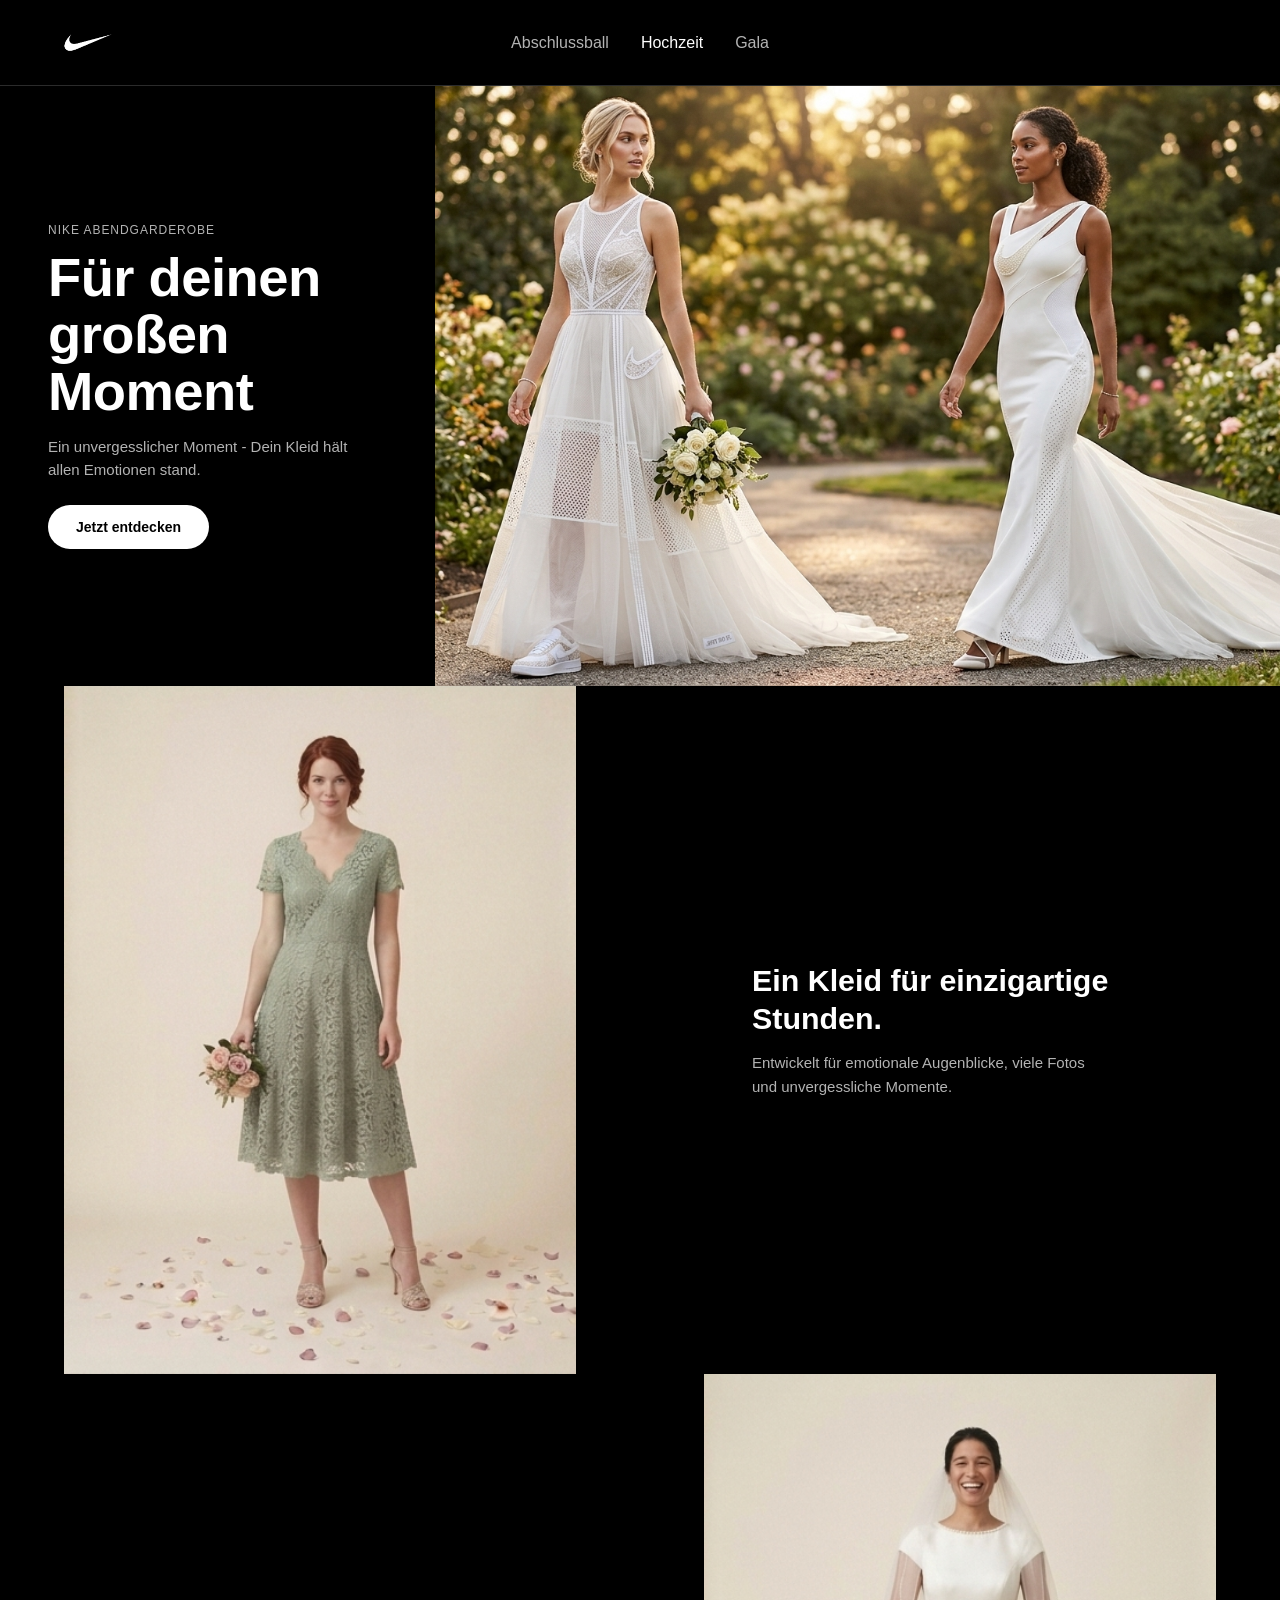
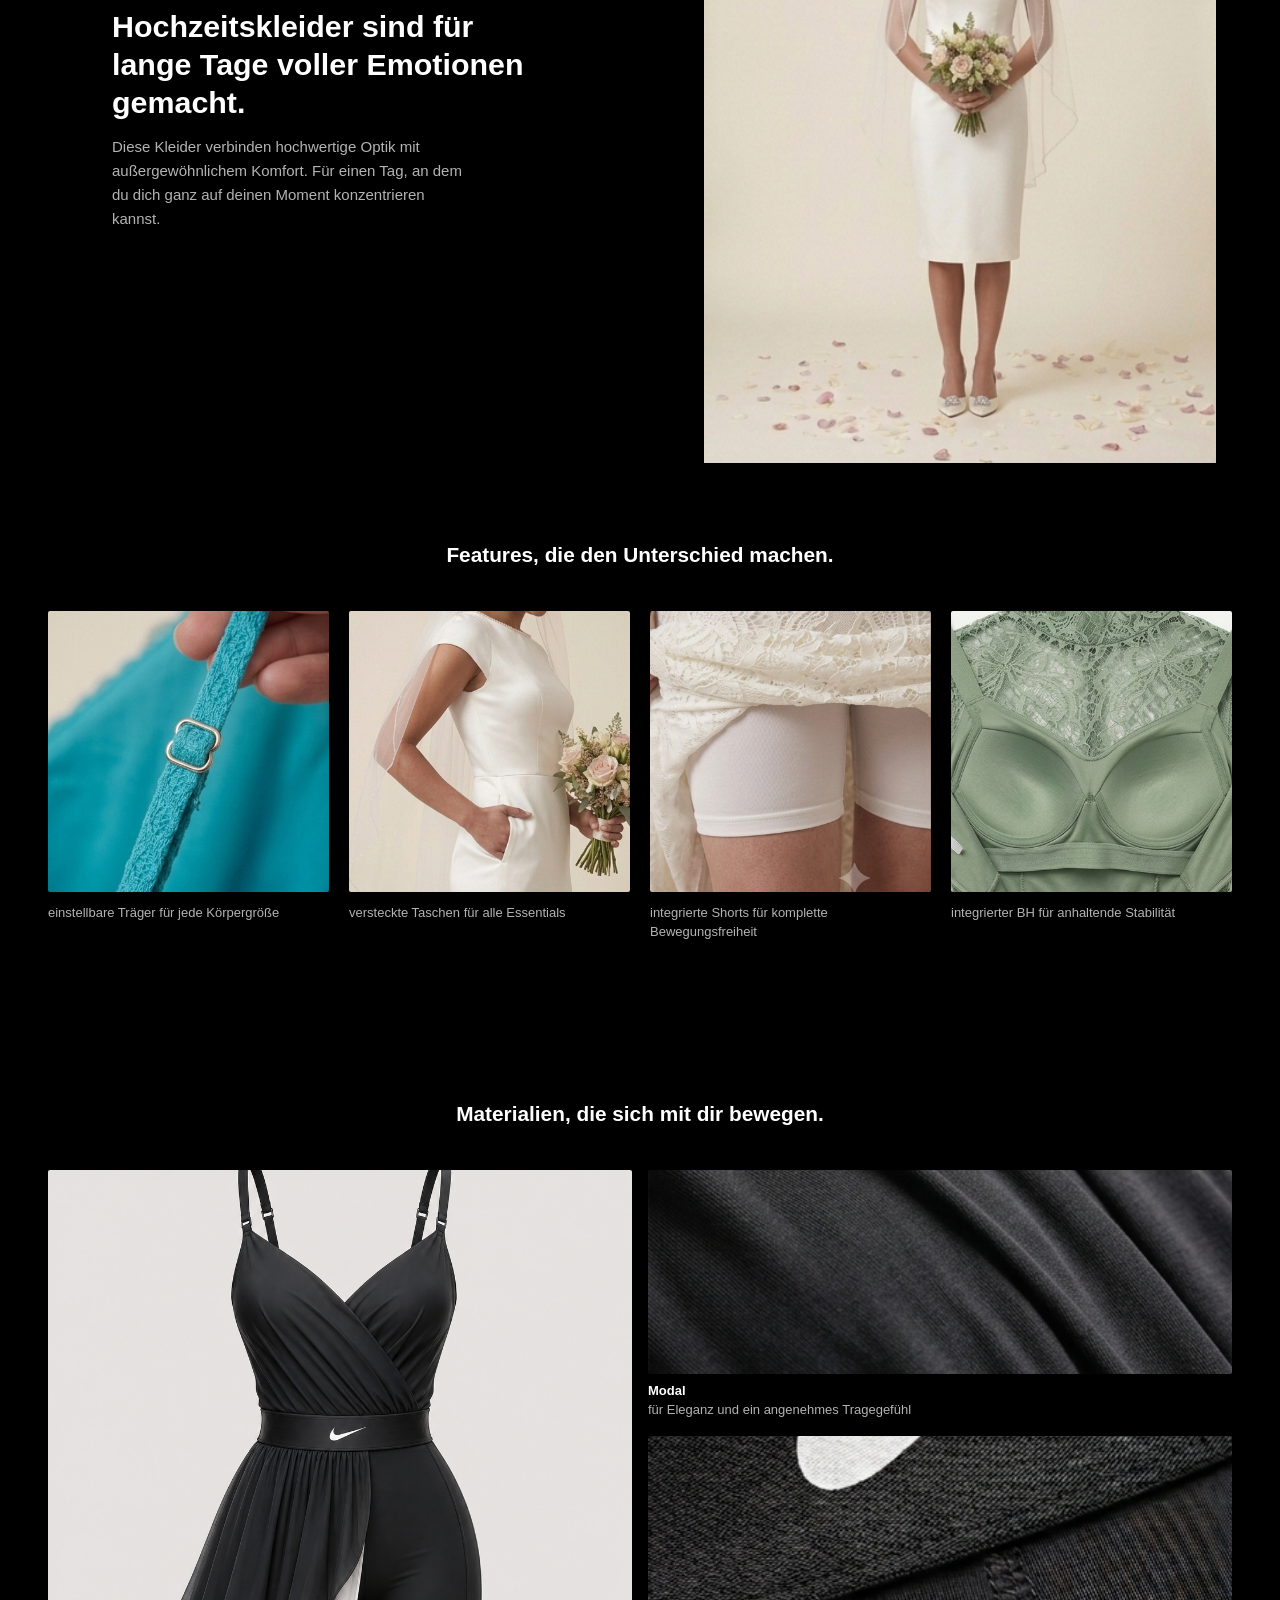
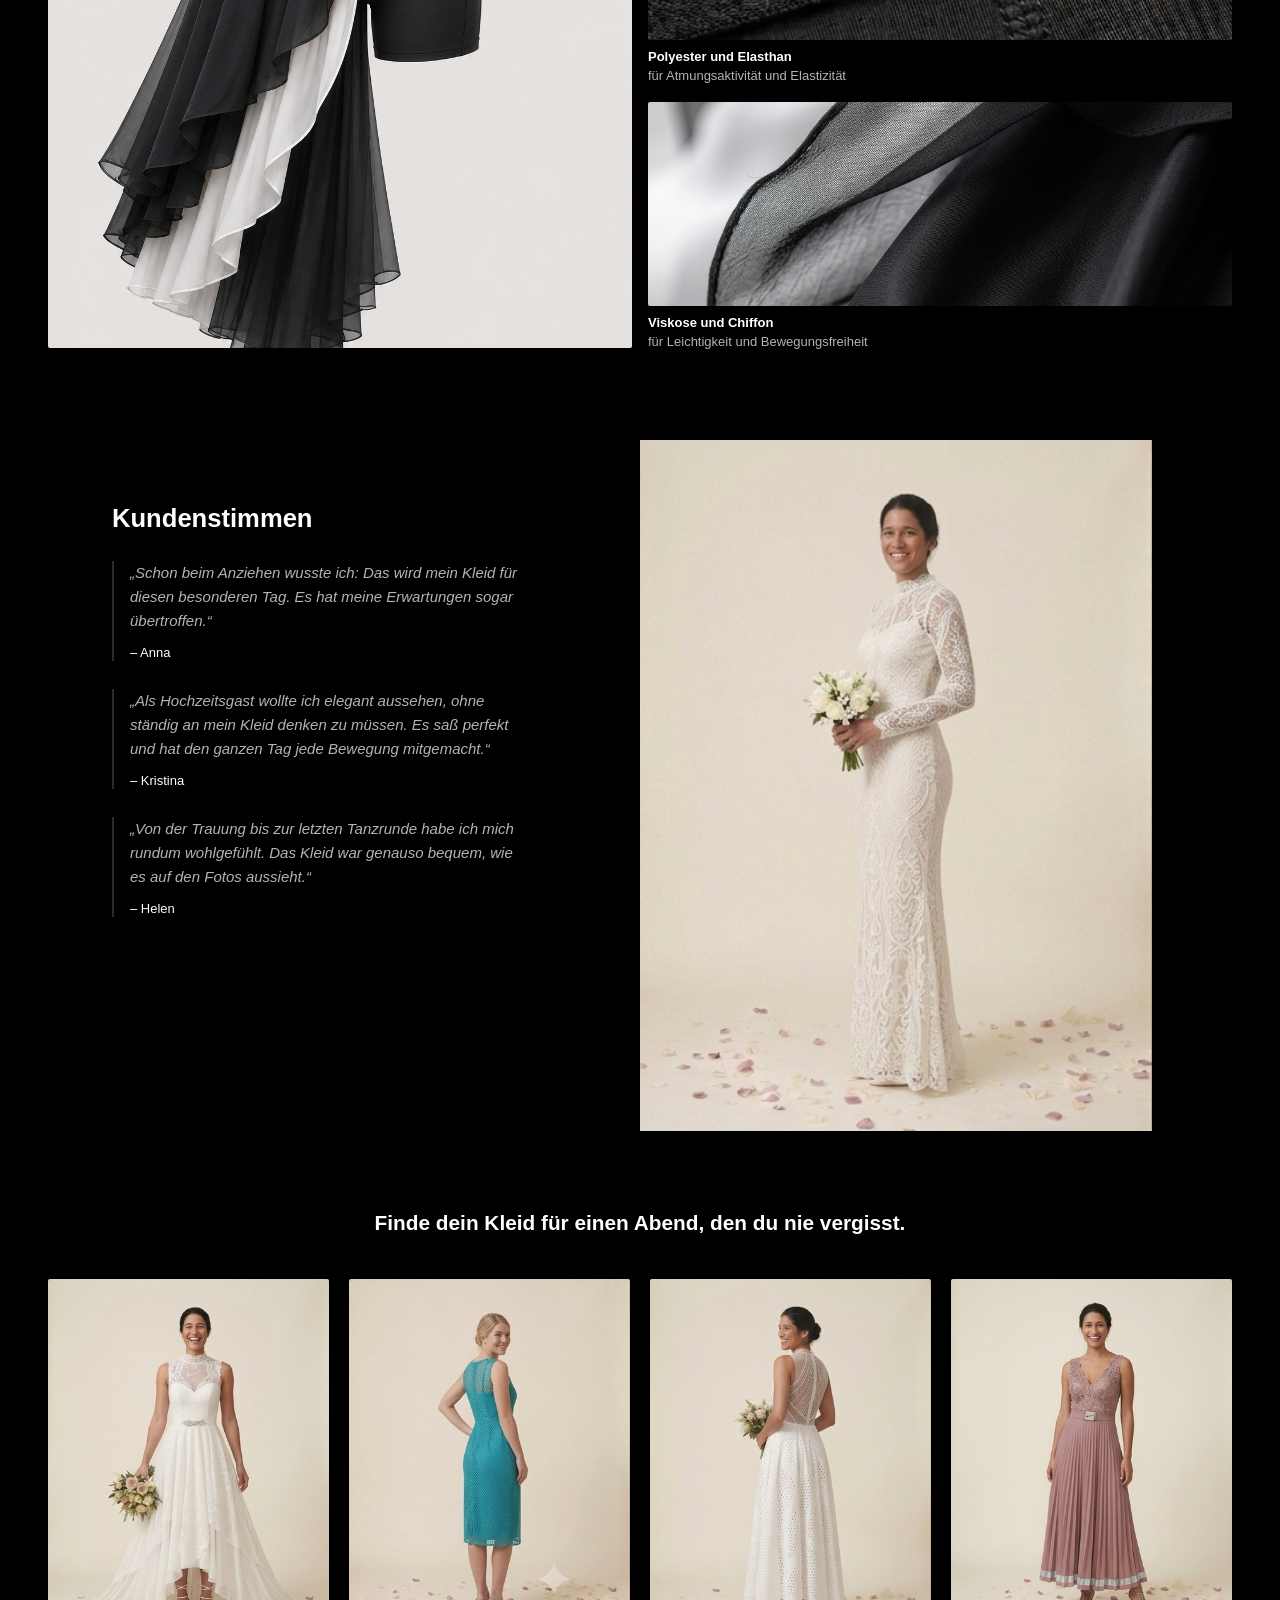
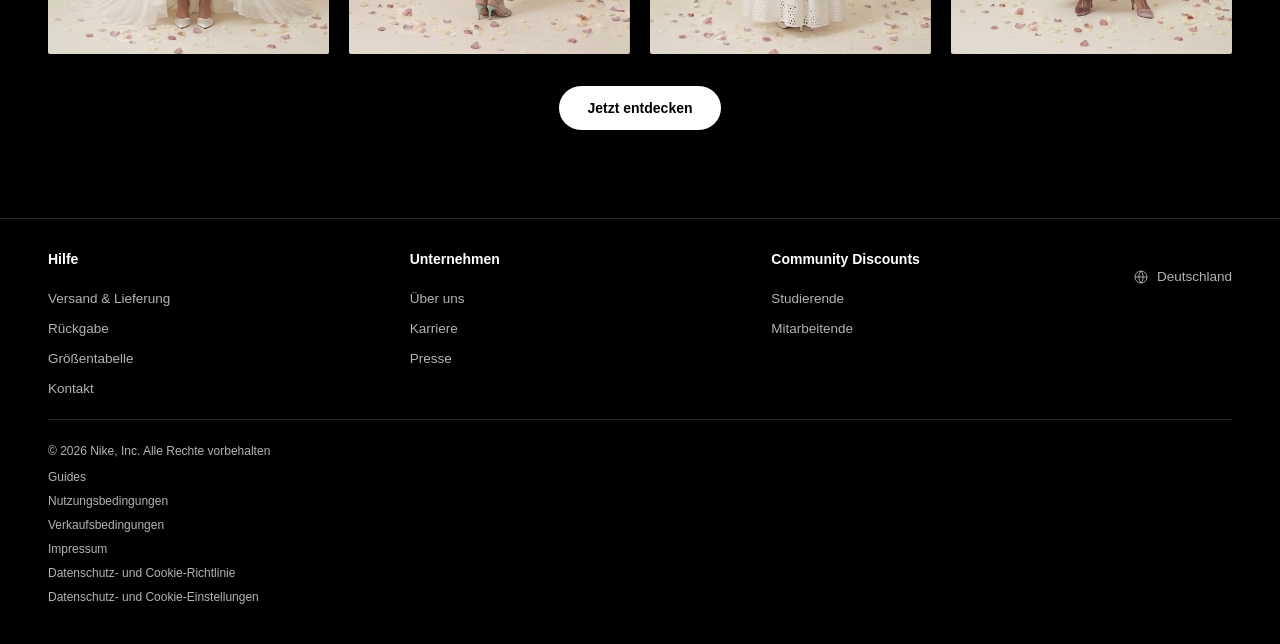
<file: hochzeit/index.html>
<!DOCTYPE html>
<html lang="de">
<head>
  <meta charset="UTF-8">
  <meta name="viewport" content="width=device-width, initial-scale=1.0">
  <title>Nike Abendgarderobe – Für deinen großen Moment</title>
  <meta name="description" content="Nike Abendgarderobe für Abschlussball, Hochzeit und Gala. Kleider, die sich jeder Bewegung anpassen.">
  <link rel="stylesheet" href="assets/css/style.css">
</head>
<body>

  <!-- ===================== HEADER ===================== -->
  <header class="site-header">
    <div class="header-inner">
      <a href="../index.html" class="logo" aria-label="Zur Startseite">
        <img src="assets/images/002_nike-logos-swoosh-white.png" alt="Nike" class="swoosh">
      </a>

      <nav class="main-nav" id="main-nav" aria-label="Hauptnavigation">
        <a href="../abschlussball/index.html" class="nav-link">Abschlussball</a>
        <a href="../hochzeit/index.html" class="nav-link is-active">Hochzeit</a>
        <a href="../gala/index.html" class="nav-link">Gala</a>
      </nav>

      <div class="header-actions">
        <button class="icon-btn menu-toggle" id="menu-toggle" aria-label="Menü öffnen" aria-expanded="false" aria-controls="mobile-nav">
          <svg viewBox="0 0 24 24" aria-hidden="true"><line x1="3" y1="6" x2="21" y2="6"/><line x1="3" y1="12" x2="21" y2="12"/><line x1="3" y1="18" x2="21" y2="18"/></svg>
        </button>
      </div>
    </div>

    <!-- Mobile-Nav (nur sichtbar < 900px, ersetzt die feste Nav) -->
    <nav class="mobile-nav" id="mobile-nav" aria-label="Mobile Navigation">
     <a href="../abschlussball/index.html" class="mobile-nav-link">Abschlussball</a>
     <a href="index.html" class="mobile-nav-link is-active">Hochzeit</a>
     <a href="../gala/index.html" class="mobile-nav-link">Gala</a>
    </nav>
  </header>

  <main>

    <!-- ===================== HERO ===================== -->
    <section class="hero">
      <div class="hero-text">
        <p class="eyebrow">Nike Abendgarderobe</p>
        <h1>Für deinen<br>großen Moment</h1>
        <p class="hero-copy">Ein unvergesslicher Moment - Dein Kleid hält allen Emotionen stand.</p>
        <a href="#kollektion" class="btn btn-light">Jetzt entdecken</a>
      </div>
      <div class="hero-image">
        <img src="assets/images/hero01.png" alt="Zwei Bräute mit Blumensträußen">
      </div>
    </section>

    <!-- ===================== LIFESTYLE SPLIT 1 ===================== -->
    <section class="split">
      <div class="split-image">
        <img src="assets/images/Brautjungfernkleid04salbei.png" alt="Frau im grünen Brautjungfernkleid">
      </div>
      <div class="split-text split-text--dark">
        <h2>Ein Kleid für einzigartige Stunden.</h2>
        <p>Entwickelt für emotionale Augenblicke, viele Fotos und unvergessliche Momente.</p>
      </div>
    </section>

    <!-- ===================== LIFESTYLE SPLIT 2 ===================== -->
    <section class="split split--reverse">
    <div class="split-text split-text--dark">
        <h2>Hochzeitskleider sind für lange Tage voller Emotionen gemacht.</h2>
        <p>Diese Kleider verbinden hochwertige Optik mit außergewöhnlichem Komfort. Für einen Tag, an dem du dich ganz auf deinen Moment konzentrieren kannst.</p>
      </div>
      <div class="split-image">
        <img src="assets/images/Hochzeitskleid05.png" alt="Frau in engen Hochzeitskleid">
      </div>
    </section>

    <!-- ===================== SONDERAUSSTATTUNG ===================== -->
    <section class="feature-grid">
      <h2 class="section-title">Features, die den Unterschied machen.</h2>
      <div class="grid-4">
        <figure class="feature-item">
          <img src="assets/images/Feature01-Träger.png" alt="Einstellbare Träger, Nahaufnahme">
          <figcaption>einstellbare Träger für jede Körpergröße</figcaption>
        </figure>
        <figure class="feature-item">
          <img src="assets/images/Feature02-Tasche.png" alt="Versteckte Tasche im Kleid, Nahaufnahme">
          <figcaption>versteckte Taschen für alle Essentials</figcaption>
        </figure>
        <figure class="feature-item">
          <img src="assets/images/Feature03-Hose.png" alt="Integrierte Shorts im Kleid, Nahaufnahme der Tasche">
          <figcaption>integrierte Shorts für komplette Bewegungsfreiheit</figcaption>
        </figure>
        <figure class="feature-item">
          <img src="assets/images/Feature04-BH.png" alt="Integrierter BH in Orange, Nahaufnahme">
          <figcaption>integrierter BH für anhaltende Stabilität</figcaption>
        </figure>
      </div>
    </section>

    <!-- ===================== MATERIALIEN ===================== -->
    <section class="feature-grid">
  <h2 class="section-title">Materialien, die sich mit dir bewegen.</h2>
  <div class="material-grid">
    <figure class="material-main">
      <img src="assets/images/material.png" alt="Kleid in Bestandteilen, Nahaufnahme">
    </figure>
    <div class="material-sub">
      <figure class="feature-item">
        <img src="assets/images/material-modal.png" alt="Modal-Stoff, Nahaufnahme">
        <figcaption><strong>Modal</strong><br>für Eleganz und ein angenehmes Tragegefühl</figcaption>
      </figure>
      <figure class="feature-item">
        <img src="assets/images/material-polyester.png" alt="Polyester und Elasthan mit Nike Swoosh, Nahaufnahme">
        <figcaption><strong>Polyester und Elasthan</strong><br>für Atmungsaktivität und Elastizität</figcaption>
      </figure>
      <figure class="feature-item">
        <img src="assets/images/material-chiffon.png" alt="Viskose-/Chiffon-Stoff, Nahaufnahme">
        <figcaption><strong>Viskose und Chiffon</strong><br>für Leichtigkeit und Bewegungsfreiheit</figcaption>
      </figure>
    </div>
  </div>
</section>

    <!-- ===================== KUNDENSTIMMEN ===================== -->
    <section class="testimonials">
      <div class="testimonials-text">
        <h2>Kundenstimmen</h2>
        <blockquote>
          <p>„Schon beim Anziehen wusste ich: Das wird mein Kleid für diesen besonderen Tag. Es hat meine Erwartungen sogar übertroffen.“</p>
          <cite>– Anna</cite>
        </blockquote>
        <blockquote>
          <p>„Als Hochzeitsgast wollte ich elegant aussehen, ohne ständig an mein Kleid denken zu müssen. Es saß perfekt und hat den ganzen Tag jede Bewegung mitgemacht.“</p>
          <cite>– Kristina</cite>
        </blockquote>
        <blockquote>
          <p>„Von der Trauung bis zur letzten Tanzrunde habe ich mich rundum wohlgefühlt. Das Kleid war genauso bequem, wie es auf den Fotos aussieht.“</p>
          <cite>– Helen</cite>
        </blockquote>
      </div>
      <div class="testimonials-image">
        <img src="assets/images/Hochzeitskleid07.png" alt="Frau im Hochzeitskleid">
      </div>
    </section>

    <!-- ===================== KOLLEKTION ===================== -->
    <section class="collection" id="kollektion">
      <h2 class="section-title">Finde dein Kleid für einen Abend, den du nie vergisst.</h2>
      <div class="grid-4 collection-grid">
        <a href="#" class="product-card">
          <img src="assets/images/Hochzeitskleid04.png" alt="Frau im Hochzeitskleid">
        </a>
        <a href="#" class="product-card">
          <img src="assets/images/Brautjungfernkleid05türkis.png" alt="Frau im türkisen Brautjungfernkleid">
        </a>
        <a href="#" class="product-card">
          <img src="assets/images/Hochzeitskleid06.png" alt="Frau im Hochzeitskleid von hinten"></a>
        <a href="#" class="product-card">
          <img src="assets/images/Brautjungfernkleid03rosa.png" alt="Frau im rosa Brautjungfernkleid">
        </a>
      </div>
      <div class="collection-cta">
        <a href="#" class="btn btn-light">Jetzt entdecken</a>
      </div>
    </section>

  </main>

  <!-- ===================== FOOTER ===================== -->
  <footer class="site-footer">
    <div class="footer-accordion">
      <details class="footer-group" open>
        <summary>Hilfe</summary>
        <ul>
          <li><a href="#">Versand &amp; Lieferung</a></li>
          <li><a href="#">Rückgabe</a></li>
          <li><a href="#">Größentabelle</a></li>
          <li><a href="#">Kontakt</a></li>
        </ul>
      </details>
      <details class="footer-group" open>
        <summary>Unternehmen</summary>
        <ul>
          <li><a href="#">Über uns</a></li>
          <li><a href="#">Karriere</a></li>
          <li><a href="#">Presse</a></li>
        </ul>
      </details>
      <details class="footer-group" open>
        <summary>Community Discounts</summary>
        <ul>
          <li><a href="#">Studierende</a></li>
          <li><a href="#">Mitarbeitende</a></li>
        </ul>
      </details>
      <div class="footer-locale">
        <svg viewBox="0 0 24 24" aria-hidden="true"><circle cx="12" cy="12" r="9"/><line x1="3" y1="12" x2="21" y2="12"/><path d="M12 3a14 14 0 0 1 0 18 14 14 0 0 1 0-18z"/></svg>
        <span>Deutschland</span>
      </div>
    </div>

    <div class="footer-bottom">
      <p>© 2026 Nike, Inc. Alle Rechte vorbehalten</p>
      <ul class="footer-legal">
        <li><a href="#">Guides</a></li>
        <li><a href="#">Nutzungsbedingungen</a></li>
        <li><a href="#">Verkaufsbedingungen</a></li>
        <li><a href="#">Impressum</a></li>
        <li><a href="#">Datenschutz- und Cookie-Richtlinie</a></li>
        <li><a href="#">Datenschutz- und Cookie-Einstellungen</a></li>
      </ul>
    </div>
  </footer>

  <script src="assets/js/main.js"></script>
</body>
</html>
</file>
<file: hochzeit/assets/css/style.css>
/* ===================================================================
   NIKE ABENDGARDEROBE — ABSCHLUSSBALL
   =================================================================== */

:root {
  --color-bg: #000000;
  --color-bg-alt: #111111;
  --color-text: #ffffff;
  --color-text-dim: #b3b3b3;
  --color-surface: #f5f5f5;
  --color-line: #2b2b2b;

  --font-display: 'Helvetica Neue', Arial, sans-serif;
  --font-body: 'Helvetica Neue', Arial, sans-serif;

  --container-max: 1440px;
  --gutter: 24px;
  --gutter-desktop: 48px;

  --radius: 2px;
  --transition: 0.2s ease;
}

/* ---------- Reset ---------- */
*, *::before, *::after { box-sizing: border-box; }
html { scroll-behavior: smooth; }
body {
  margin: 0;
  font-family: var(--font-body);
  background: var(--color-bg);
  color: var(--color-text);
  -webkit-font-smoothing: antialiased;
}
img { display: block; max-width: 100%; height: auto; }
a { color: inherit; text-decoration: none; }
ul { list-style: none; margin: 0; padding: 0; }
h1, h2, h3, p, blockquote, figure { margin: 0; }
button { font: inherit; background: none; border: none; color: inherit; cursor: pointer; padding: 0; }

:focus-visible {
  outline: 2px solid #ffffff;
  outline-offset: 3px;
}

.icon-btn svg {
  width: 22px;
  height: 22px;
  fill: none;
  stroke: currentColor;
  stroke-width: 1.6;
}

/* ===================================================================
   HEADER
   =================================================================== */
.site-header {
  position: relative;
  background: var(--color-bg);
  border-bottom: 1px solid var(--color-line);
}

.header-inner {
  max-width: var(--container-max);
  margin: 0 auto;
  display: grid;
  grid-template-columns: 1fr auto 1fr;
  align-items: center;
  padding: 18px var(--gutter);
}

.logo { justify-self: start; display: inline-flex; }
.swoosh {
  width: 80px;
  height: auto;
}

.main-nav {
  display: none;
  gap: 32px;
  justify-self: center;
}

.nav-link {
  font-size: 16px;
  color: var(--color-text-dim);
  transition: color var(--transition);
}

.nav-link:visited {
  color: var(--color-text-dim);
}

.nav-link:hover,
.nav-link.is-active {
  color: var(--color-text);
}


.header-actions {
  display: flex;
  align-items: center;
  gap: 18px;
  justify-self: end;
}

.menu-toggle { display: inline-flex; }

/* Mobile dropdown nav */
.mobile-nav {
  display: flex;
  flex-direction: column;
  max-height: 0;
  overflow: hidden;
  transition: max-height var(--transition);
  border-top: 1px solid transparent;
}
.mobile-nav.is-open {
  max-height: 240px;
  border-top: 1px solid var(--color-line);
}
.mobile-nav-link {
  padding: 16px var(--gutter);
  font-size: 15px;
  border-bottom: 1px solid var(--color-line);
  color: var(--color-text-dim);
}
.mobile-nav-link.is-active { color: var(--color-text); }

/* ===================================================================
   BUTTONS
   =================================================================== */
.btn {
  display: inline-block;
  padding: 14px 28px;
  font-size: 14px;
  font-weight: 600;
  border-radius: 999px;
  transition: transform var(--transition), background var(--transition);
}
.btn-light {
  background: #ffffff;
  color: #000000;
}
.btn-light:hover { background: #e6e6e6; }

/* ===================================================================
   HERO
   =================================================================== */
.hero {
  position: relative;
  display: flex;
  flex-direction: column;
}

.hero-image img {
  width: 100%;
  height: 420px;
  object-fit: cover;
  object-position: center center;
}

.hero-text {
  padding: 32px var(--gutter) 28px;
}

.eyebrow {
  font-size: 12px;
  letter-spacing: 0.08em;
  text-transform: uppercase;
  color: var(--color-text-dim);
  margin-bottom: 12px;
}

.hero h1 {
  font-size: clamp(2.1rem, 8vw, 3rem);
  line-height: 1.05;
  font-weight: 800;
  letter-spacing: -0.01em;
  margin-bottom: 16px;
}

.hero-copy {
  font-size: 15px;
  line-height: 1.5;
  color: var(--color-text-dim);
  max-width: 38ch;
  margin-bottom: 24px;
}

.hero .btn {
  align-self: flex-start;
}

/* ===================================================================
   SPLIT SECTIONS (Bild + Text, 2-spaltig)
   =================================================================== */
.split {
  display: grid;
  grid-template-columns: 1fr;
}

.split-image img {
  width: 80%;
  height: 420px;
  object-fit: cover;
  display: block;
  margin: 0 auto;
}

.split-text {
  width: 80%;
  margin: 0 auto;
  display: flex;
  flex-direction: column;
  justify-content: center;
  padding: 40px var(--gutter);
}

.split-text--dark { background: var(--color-bg); }

.split-text h2 {
  font-size: 1.6rem;
  font-weight: 700;
  line-height: 1.25;
  margin-bottom: 14px;
}

.split-text p {
  font-size: 14.5px;
  line-height: 1.6;
  color: var(--color-text-dim);
}

/* ===================================================================
   FEATURE GRIDS (Sonderausstattung / Materialien)
   =================================================================== */
.feature-grid {
  padding: 56px var(--gutter);
}

.section-title {
  text-align: center;
  font-size: 1.1rem;
  font-weight: 600;
  margin-bottom: 32px;
}

.grid-4 {
  display: grid;
  grid-template-columns: repeat(2, 1fr);
  gap: 16px;
}

.feature-item img {
  width: 100%;
  aspect-ratio: 1 / 1;
  object-fit: cover;
  border-radius: var(--radius);
  margin-bottom: 12px;
}

.feature-item figcaption {
  font-size: 13px;
  line-height: 1.45;
  color: var(--color-text-dim);
}
.feature-item figcaption strong {
  color: var(--color-text);
  font-weight: 600;
}

/* ===================================================================
   Materialien
   =================================================================== */

.material-grid {
  display: grid;
  grid-template-columns: 1fr 1fr;
  gap: 16px;
  align-items: start;
}

.material-main img {
  width: 100%;
  aspect-ratio: 3 / 4;
  object-fit: cover;
  border-radius: var(--radius);
  margin-bottom: 12px;
}

.material-sub {
  display: flex;
  flex-direction: column;
  gap: 16px;
}

.material-sub .feature-item img {
  aspect-ratio: 2 / 0.7;
  width: 100%;
  object-fit: cover;
  border-radius: var(--radius);
  margin-bottom: 8px;
}

/* ===================================================================
   TESTIMONIALS
   =================================================================== */
.testimonials {
  display: grid;
  grid-template-columns: 1fr;
}

.testimonials-text {
  width: 80%;
  margin: 0 auto;
  padding: 48px var(--gutter);
  background: var(--color-bg);
}

.testimonials-text h2 {
  font-size: 1.3rem;
  font-weight: 700;
  margin-bottom: 28px;
}

blockquote {
  margin-bottom: 28px;
  padding-left: 16px;
  border-left: 2px solid var(--color-line);
}
blockquote p {
  font-size: 14px;
  line-height: 1.6;
  color: var(--color-text-dim);
  font-style: italic;
  margin-bottom: 10px;
}
blockquote cite {
  font-size: 13px;
  font-style: normal;
  color: var(--color-text);
}

.testimonials-image img {
  width: 80%;
  height: 460px;
  object-fit: cover;
}

/* ===================================================================
   COLLECTION
   =================================================================== */
.collection {
  padding: 56px var(--gutter) 64px;
}

.collection-grid {
  grid-template-columns: repeat(2, 1fr);
  margin-bottom: 32px;
}

.product-card {
  display: block;
  overflow: hidden;
  border-radius: var(--radius);
  background: var(--color-surface);
}
.product-card img {
  width: 100%;
  aspect-ratio: 3 / 4;
  object-fit: cover;
  transition: transform 0.35s ease;
}
.product-card:hover img { transform: scale(1.04); }

.collection-cta { text-align: center; }

/* ===================================================================
   FOOTER
   =================================================================== */
.site-footer {
  border-top: 1px solid var(--color-line);
  padding: 32px var(--gutter) 32px;
}

.footer-accordion {
  display: flex;
  flex-direction: column;
}

.footer-group {
  border-bottom: 1px solid var(--color-line);
}

.footer-group summary {
  list-style: none;
  display: flex;
  justify-content: space-between;
  align-items: center;
  padding: 18px 0;
  font-size: 14px;
  font-weight: 500;
  cursor: pointer;
}

.footer-group summary::-webkit-details-marker { display: none; }
.footer-group summary::after {
  content: '⌄';
  font-size: 18px;
  color: var(--color-text-dim);
  transition: transform var(--transition);
}
.footer-group[open] summary::after { transform: rotate(180deg); }

.footer-group ul { padding-bottom: 16px; }
.footer-group li { padding: 6px 0; }
.footer-group a {
  font-size: 13.5px;
  color: var(--color-text-dim);
}
.footer-group a:hover { color: var(--color-text); }

.footer-locale {
  display: flex;
  align-items: center;
  gap: 8px;
  padding: 20px 0;
  font-size: 13.5px;
  color: var(--color-text-dim);
  border-bottom: 1px solid var(--color-line);
}
.footer-locale svg {
  width: 16px;
  height: 16px;
  fill: none;
  stroke: currentColor;
  stroke-width: 1.4;
}

.footer-bottom {
  margin-top: 24px;
  font-size: 12px;
  color: var(--color-text-dim);
  display: flex;
  flex-direction: column;
  gap: 16px;
}

.footer-legal {
  display: flex;
  flex-wrap: wrap;
  gap: 8px 20px;
}
.footer-legal a { color: var(--color-text-dim); }
.footer-legal a:hover { color: var(--color-text); }

/* Desktop Footer */
@media (min-width: 900px) {
  .site-footer {
    padding: 32px var(--gutter-desktop) 40px;
  }

  .footer-accordion {
    display: grid;
    grid-template-columns: repeat(3, 200px) auto;
    gap: 0 48px;
    align-items: start;
    border-bottom: 1px solid var(--color-line);
    padding-bottom: 24px;
    margin-bottom: 24px;
  }

  .footer-group {
    border-bottom: none;
  }

  .footer-group summary::after {
    display: none;
  }

  .footer-group summary {
    pointer-events: none;
    padding: 0 0 16px 0;
    font-weight: 600;
  }

  /* Auf Desktop immer aufgeklappt */
  .footer-group > ul {
    display: block !important;
  }

  .footer-locale {
    border-bottom: none;
    padding: 0;
    align-self: start;
    justify-self: end;
  }

  .footer-bottom {
    flex-direction: row;
    justify-content: space-between;
    align-items: flex-start;
    margin-top: 0;
  }
}
/* ===================================================================
   TABLET / DESKTOP  (>= 700px)
   =================================================================== */
@media (min-width: 700px) {
  .grid-4 { grid-template-columns: repeat(4, 1fr); }
  .collection-grid { grid-template-columns: repeat(4, 1fr); }

  .split { grid-template-columns: 1fr 1fr; }
  .split-image img { height: 100%; min-height: 380px; }

  .testimonials { grid-template-columns: 1fr 1fr; }
  .testimonials-image img { height: 100%; min-height: 380px; }
}

/* ===================================================================
   DESKTOP (>= 900px) — entspricht dem Desktop-Wireframe
   =================================================================== */
@media (min-width: 900px) {
  .main-nav { display: flex; }
  .menu-toggle { display: none; }
  .mobile-nav { display: none; }

  .header-inner { padding: 20px var(--gutter-desktop); }

  /* Hero: Text links, Bild rechts, beide auf gleicher Höhe */
  .hero {
    flex-direction: row;
    align-items: stretch;
    min-height: 600px;
  }
  .hero-text {
    flex: 0 0 38%;
    padding: 0 var(--gutter-desktop);
    justify-content: center;
    display: flex;
    flex-direction: column;
  }
  .hero-image { flex: 1; }
  .hero-image img { height: 100%; min-height: 600px; }

  .split-text { padding: 0 var(--gutter-desktop); }
  .split-text h2 { font-size: 1.9rem; }
  .split-text p { font-size: 15px; max-width: 42ch; }

  .feature-grid { padding: 80px var(--gutter-desktop); }
  .section-title { font-size: 1.3rem; margin-bottom: 44px; }
  .grid-4 { gap: 20px; }

  .testimonials-text { padding: 64px var(--gutter-desktop); }
  .testimonials-text h2 { font-size: 1.6rem; }
  blockquote p { font-size: 15px; }

  .collection { padding: 80px var(--gutter-desktop) 88px; }
  .collection-grid { gap: 20px; }

  .footer-accordion {
    display: grid;
    grid-template-columns: repeat(3, 1fr) auto;
    align-items: start;
    gap: 24px;
    padding: 24px 0 0;
  }
  .footer-group { border-bottom: none; }
  .footer-locale { padding-top: 18px; }

  .footer-bottom {
    display: flex;
    justify-content: space-between;
    align-items: flex-start;
    gap: 24px;
  }
  .footer-bottom p { margin-bottom: 0; }
  .footer-legal {
    flex-direction: row;
    flex-wrap: wrap;
    gap: 8px 20px;
  }

  .site-footer { padding: 8px var(--gutter-desktop) 40px; }
}

@media (min-width: 1200px) {
  .hero-text { flex: 0 0 34%; }
  .hero h1 { font-size: 3.4rem; }
}

/* ===================================================================
   REDUCED MOTION
   =================================================================== */
@media (prefers-reduced-motion: reduce) {
  html { scroll-behavior: auto; }
  * { transition-duration: 0.001ms !important; animation-duration: 0.001ms !important; }
}

/* ===================================================================
   MOBILE ANPASSUNGEN (< 700px)
   =================================================================== */

/* 1) Burger-Menü nach rechts */
@media (max-width: 899px) {
  .header-inner {
    grid-template-columns: auto 1fr auto;
  }
  .main-nav {
    display: none;
  }
  .header-actions {
    justify-self: end;
  }
}

/* 2) Hero: Bild oben, Text als Overlay darüber, Bild nimmt ganzen Bildschirm ein */
@media (max-width: 699px) {
  .hero {
    flex-direction: column-reverse;
    min-height: 100svh;
    position: relative;
  }
  .hero-image {
    flex: 1;
  }
  .hero-image img {
    width: 100%;
    height: 100svh;
    object-fit: cover;
    object-position: 21% center;
  }
  .hero-text {
    position: absolute;
    bottom: 0;
    left: 0;
    right: 0;
    padding: 32px var(--gutter) 28px;
    background: linear-gradient(to top, rgba(0,0,0,0.85) 0%, transparent 100%);
    z-index: 2;
  }
  .hero-copy {
    color: rgba(255,255,255,0.85);
  }

  /* 3) Split--reverse: Bild vor Text auf Mobile */
  .split--reverse {
    display: flex;
    flex-direction: column;
  }
  .split--reverse .split-image {
    order: -1;
  }
  .split--reverse .split-text {
    order: 1;
  }

  /* 4) Features: horizontal scrollbar, 1,5 Bilder sichtbar */
  .feature-grid .grid-4 {
    display: flex;
    flex-wrap: nowrap;
    overflow-x: auto;
    scroll-snap-type: x mandatory;
    -webkit-overflow-scrolling: touch;
    gap: 12px;
    padding-bottom: 12px;
    scrollbar-width: none;
  }
  .feature-grid .grid-4::-webkit-scrollbar {
    display: none;
  }
  .feature-grid .grid-4 .feature-item {
    flex: 0 0 65vw;
    scroll-snap-align: start;
  }
  .feature-grid .grid-4 .feature-item img {
    aspect-ratio: 1 / 1;
  }

  /* 5) Materialien: erstes Bild fullscreen, rest horizontal scrollbar */
  .material-grid {
    display: block;
  }
  .material-main img {
    width: 100%;
    height: 100svh;
    aspect-ratio: unset;
    object-fit: cover;
    margin-bottom: 0;
  }
  .material-sub {
    display: flex;
    flex-direction: row;
    flex-wrap: nowrap;
    overflow-x: auto;
    scroll-snap-type: x mandatory;
    -webkit-overflow-scrolling: touch;
    gap: 12px;
    padding: 12px 0;
    scrollbar-width: none;
  }
  .material-sub::-webkit-scrollbar {
    display: none;
  }
  .material-sub .feature-item {
    flex: 0 0 65vw;
    scroll-snap-align: start;
  }
  .material-sub .feature-item img {
    aspect-ratio: 1 / 1;
    width: 100%;
    object-fit: cover;
  }

  /* 6) Kundenstimmen-Bild mittig */
  .testimonials-image {
    display: flex;
    justify-content: center;
  }
  .testimonials-image img {
    width: 80%;
    height: auto;
    object-fit: cover;
    margin: 0 auto;
  }

  /* 7) Footer-Links untereinander */
  .footer-legal {
    flex-direction: column;
    gap: 10px;
  }
}

/* 3) Split--reverse: Desktop bleibt Text links, Bild rechts */
@media (min-width: 700px) {
  .split--reverse {
    display: grid;
    grid-template-columns: 1fr 1fr;
  }
  .split--reverse .split-image {
    order: unset;
  }
  .split--reverse .split-text {
    order: unset;
  }
}

/* Footer Desktop: Links untereinander, Pfeile weg, immer aufgeklappt */
@media (min-width: 900px) {
  .footer-group summary {
    pointer-events: none;
    cursor: default;
  }
  .footer-group summary::after {
    display: none;
  }
  .footer-bottom {
    flex-direction: column;
    align-items: flex-start;
    margin-top: 0;
    gap: 12px;
  }
  .footer-legal {
    flex-direction: column;
    gap: 10px;
  }
}
</file>
